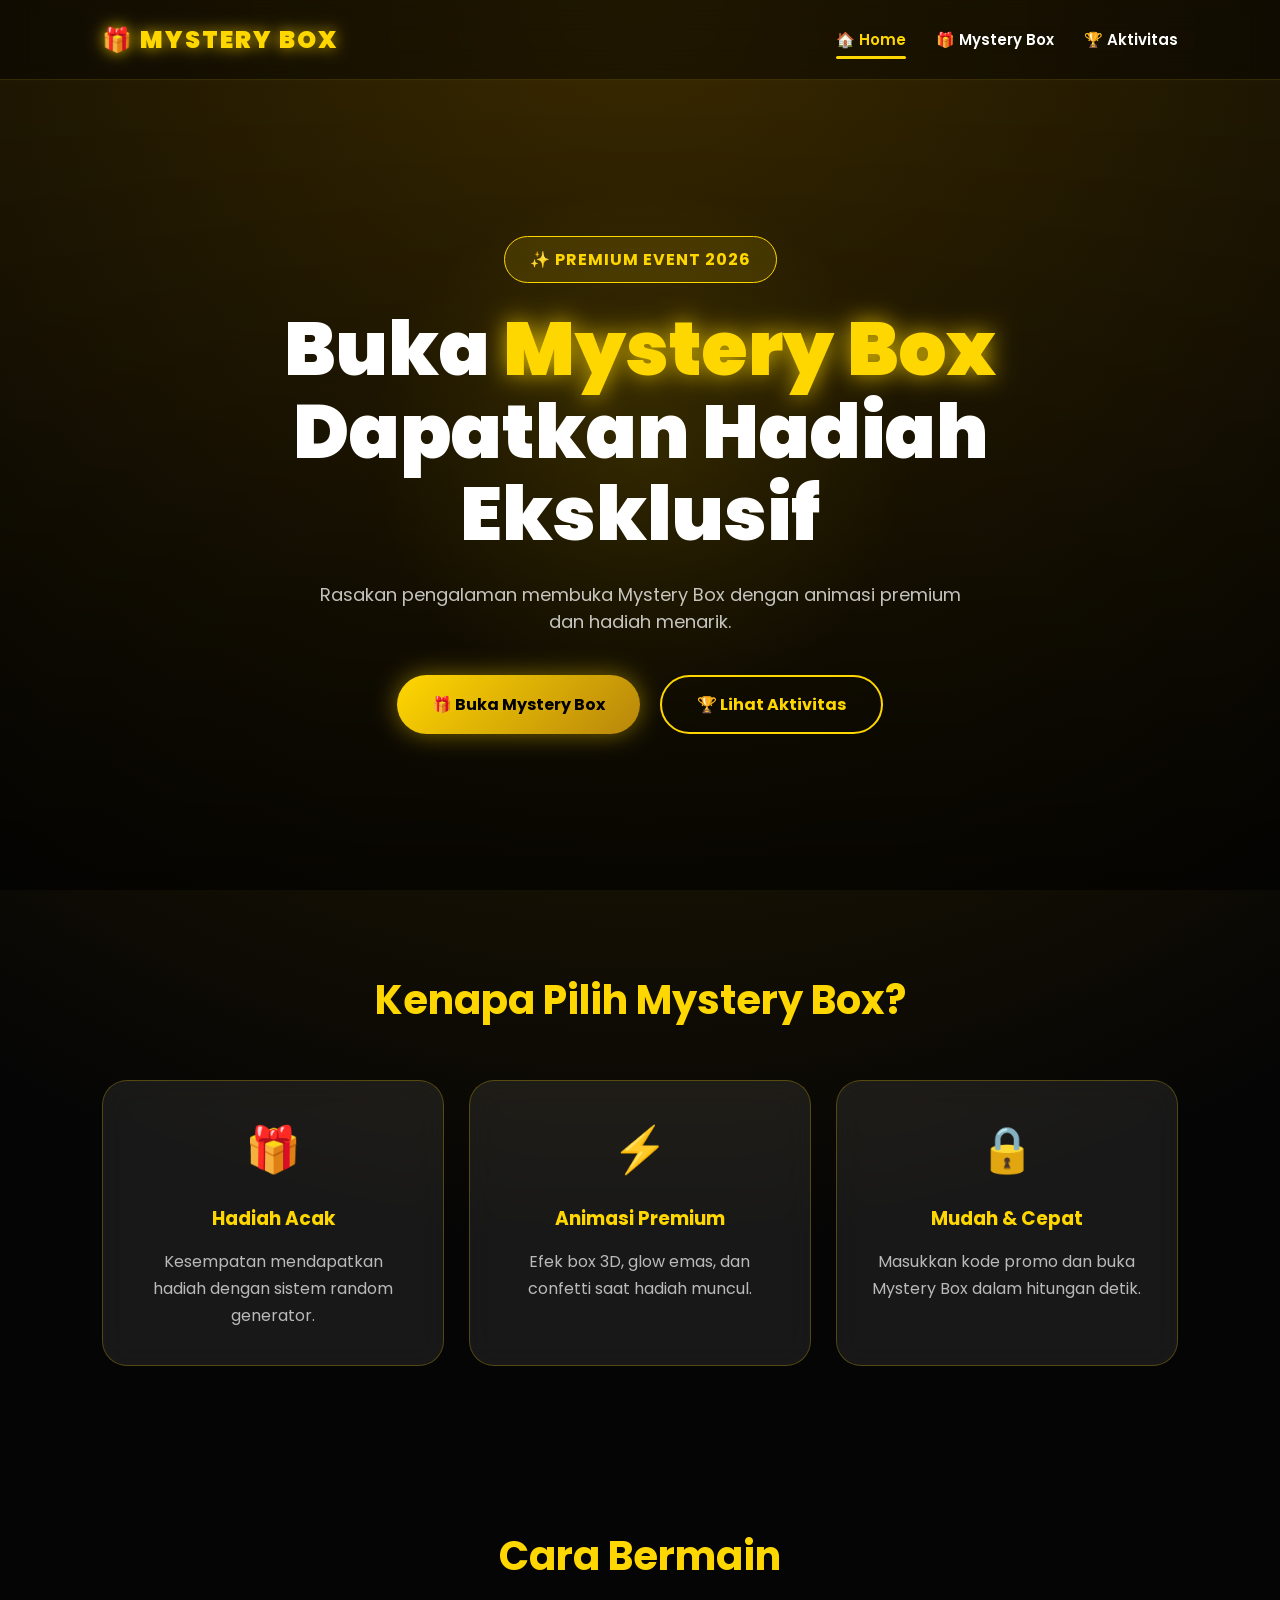
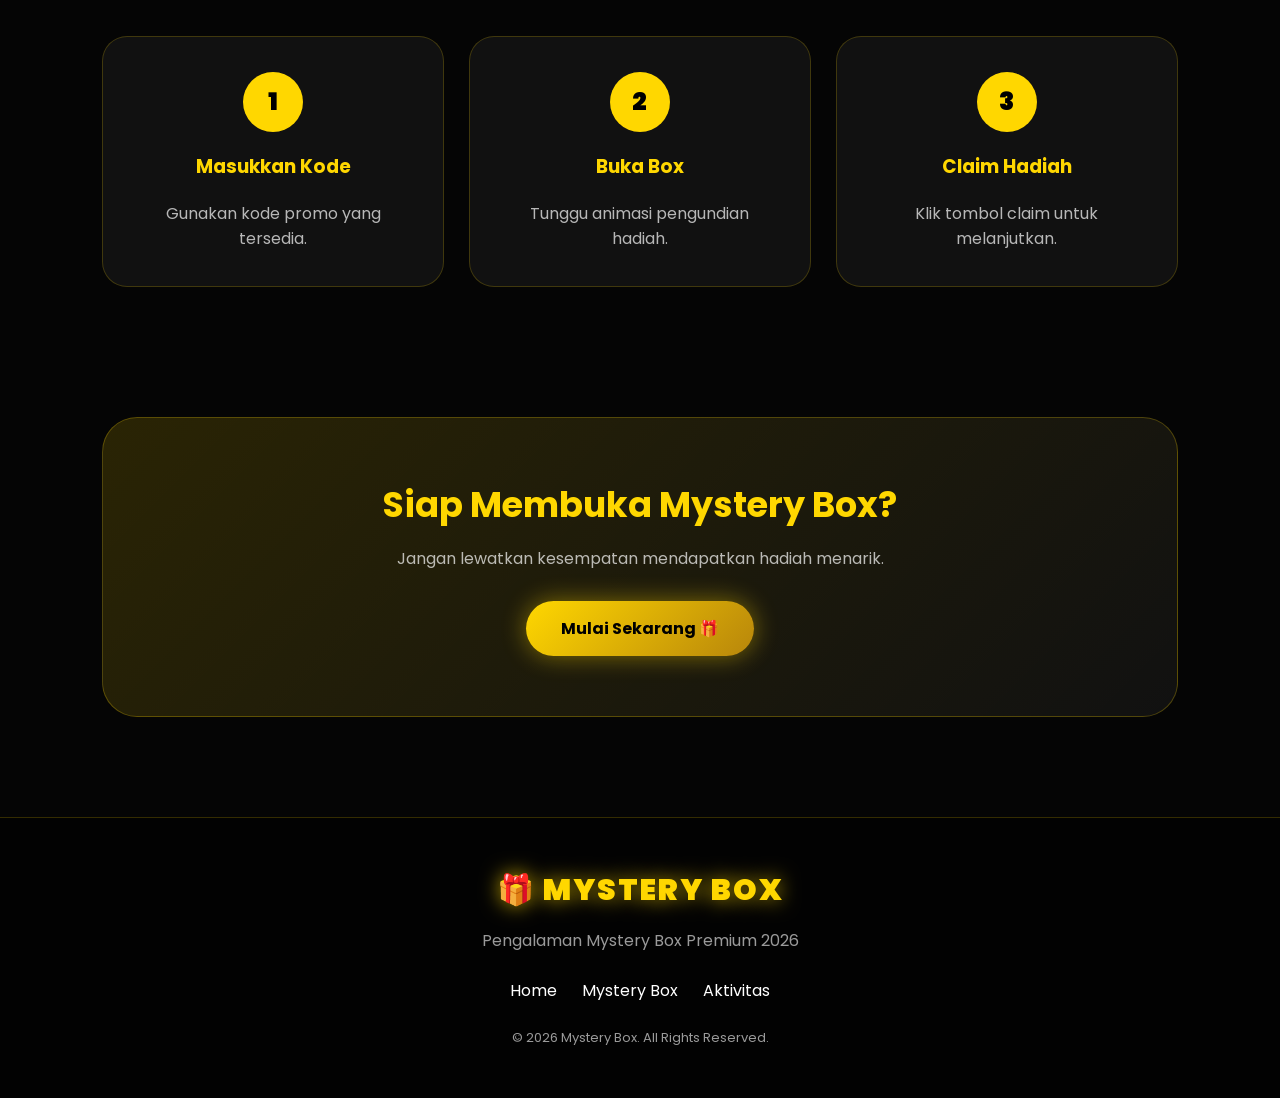
<file: index.html>
<!DOCTYPE html>
<html lang="id">

<head>

<meta charset="UTF-8">

<meta name="viewport" content="width=device-width, initial-scale=1.0">


<title>
Mystery Box Premium
</title>


<meta name="description" content="
Buka Mystery Box Premium dan dapatkan hadiah menarik.
">


<!-- GOOGLE FONT -->

<link rel="preconnect" href="https://fonts.googleapis.com">

<link rel="preconnect" href="https://fonts.gstatic.com" crossorigin>


<link href="
https://fonts.googleapis.com/css2?family=Poppins:wght@300;400;500;600;700;800;900&display=swap
" rel="stylesheet">



<!-- CSS GLOBAL -->

<link rel="stylesheet" href="style.css">


</head>



<body>


<!-- =====================
NAVBAR
===================== -->


<header class="navbar">


<div class="logo">

🎁 MYSTERY BOX

</div>



<nav>


<a href="index.html" class="active">

🏠 Home

</a>


<a href="mystery-box.html">

🎁 Mystery Box

</a>



<a href="aktivitas.html">

🏆 Aktivitas

</a>


</nav>


</header>







<!-- =====================
HERO HOME
===================== -->


<section class="home-hero">



<div class="hero-overlay"></div>



<div class="hero-content">



<div class="premium-badge">

✨ PREMIUM EVENT 2026

</div>




<h1>

Buka

<span>
Mystery Box
</span>

<br>

Dapatkan Hadiah Eksklusif

</h1>



<p>

Rasakan pengalaman membuka Mystery Box
dengan animasi premium dan hadiah menarik.

</p>




<div class="hero-buttons">


<a href="mystery-box.html" 
class="btn gold-btn">


🎁 Buka Mystery Box


</a>



<a href="aktivitas.html"
class="btn outline-btn">


🏆 Lihat Aktivitas


</a>



</div>



</div>



</section>








<!-- =====================
FEATURE SECTION
===================== -->


<section class="features">



<h2>

Kenapa Pilih Mystery Box?

</h2>




<div class="feature-container">



<div class="feature-card">


<div class="feature-icon">

🎁

</div>


<h3>

Hadiah Acak

</h3>


<p>

Kesempatan mendapatkan hadiah
dengan sistem random generator.

</p>


</div>





<div class="feature-card">


<div class="feature-icon">

⚡

</div>


<h3>

Animasi Premium

</h3>


<p>

Efek box 3D, glow emas,
dan confetti saat hadiah muncul.

</p>


</div>






<div class="feature-card">


<div class="feature-icon">

🔒

</div>


<h3>

Mudah & Cepat

</h3>


<p>

Masukkan kode promo dan buka
Mystery Box dalam hitungan detik.

</p>


</div>



</div>


</section>










<!-- =====================
HOW TO PLAY
===================== -->


<section class="how-section">


<h2>

Cara Bermain

</h2>




<div class="step-container">



<div class="step-card">

<span>
1
</span>

<h3>
Masukkan Kode
</h3>

<p>
Gunakan kode promo yang tersedia.
</p>

</div>





<div class="step-card">

<span>
2
</span>

<h3>
Buka Box
</h3>

<p>
Tunggu animasi pengundian hadiah.
</p>

</div>





<div class="step-card">

<span>
3
</span>

<h3>
Claim Hadiah
</h3>

<p>
Klik tombol claim untuk melanjutkan.
</p>

</div>



</div>


</section>










<!-- =====================
CTA SECTION
===================== -->


<section class="cta-box">



<h2>

Siap Membuka Mystery Box?

</h2>



<p>

Jangan lewatkan kesempatan mendapatkan hadiah menarik.

</p>



<a href="mystery-box.html"
class="btn gold-btn">


Mulai Sekarang 🎁


</a>



</section>









<!-- =====================
FOOTER
===================== -->


<footer class="footer">


<div class="footer-logo">

🎁 MYSTERY BOX

</div>



<p>

Pengalaman Mystery Box Premium 2026

</p>



<div class="footer-menu">


<a href="index.html">

Home

</a>


<a href="mystery-box.html">

Mystery Box

</a>


<a href="aktivitas.html">

Aktivitas

</a>


</div>



<p class="copyright">

© 2026 Mystery Box. All Rights Reserved.

</p>



</footer>









<!-- JAVASCRIPT GLOBAL -->

<script src="script.js"></script>



</body>

</html>
</file>
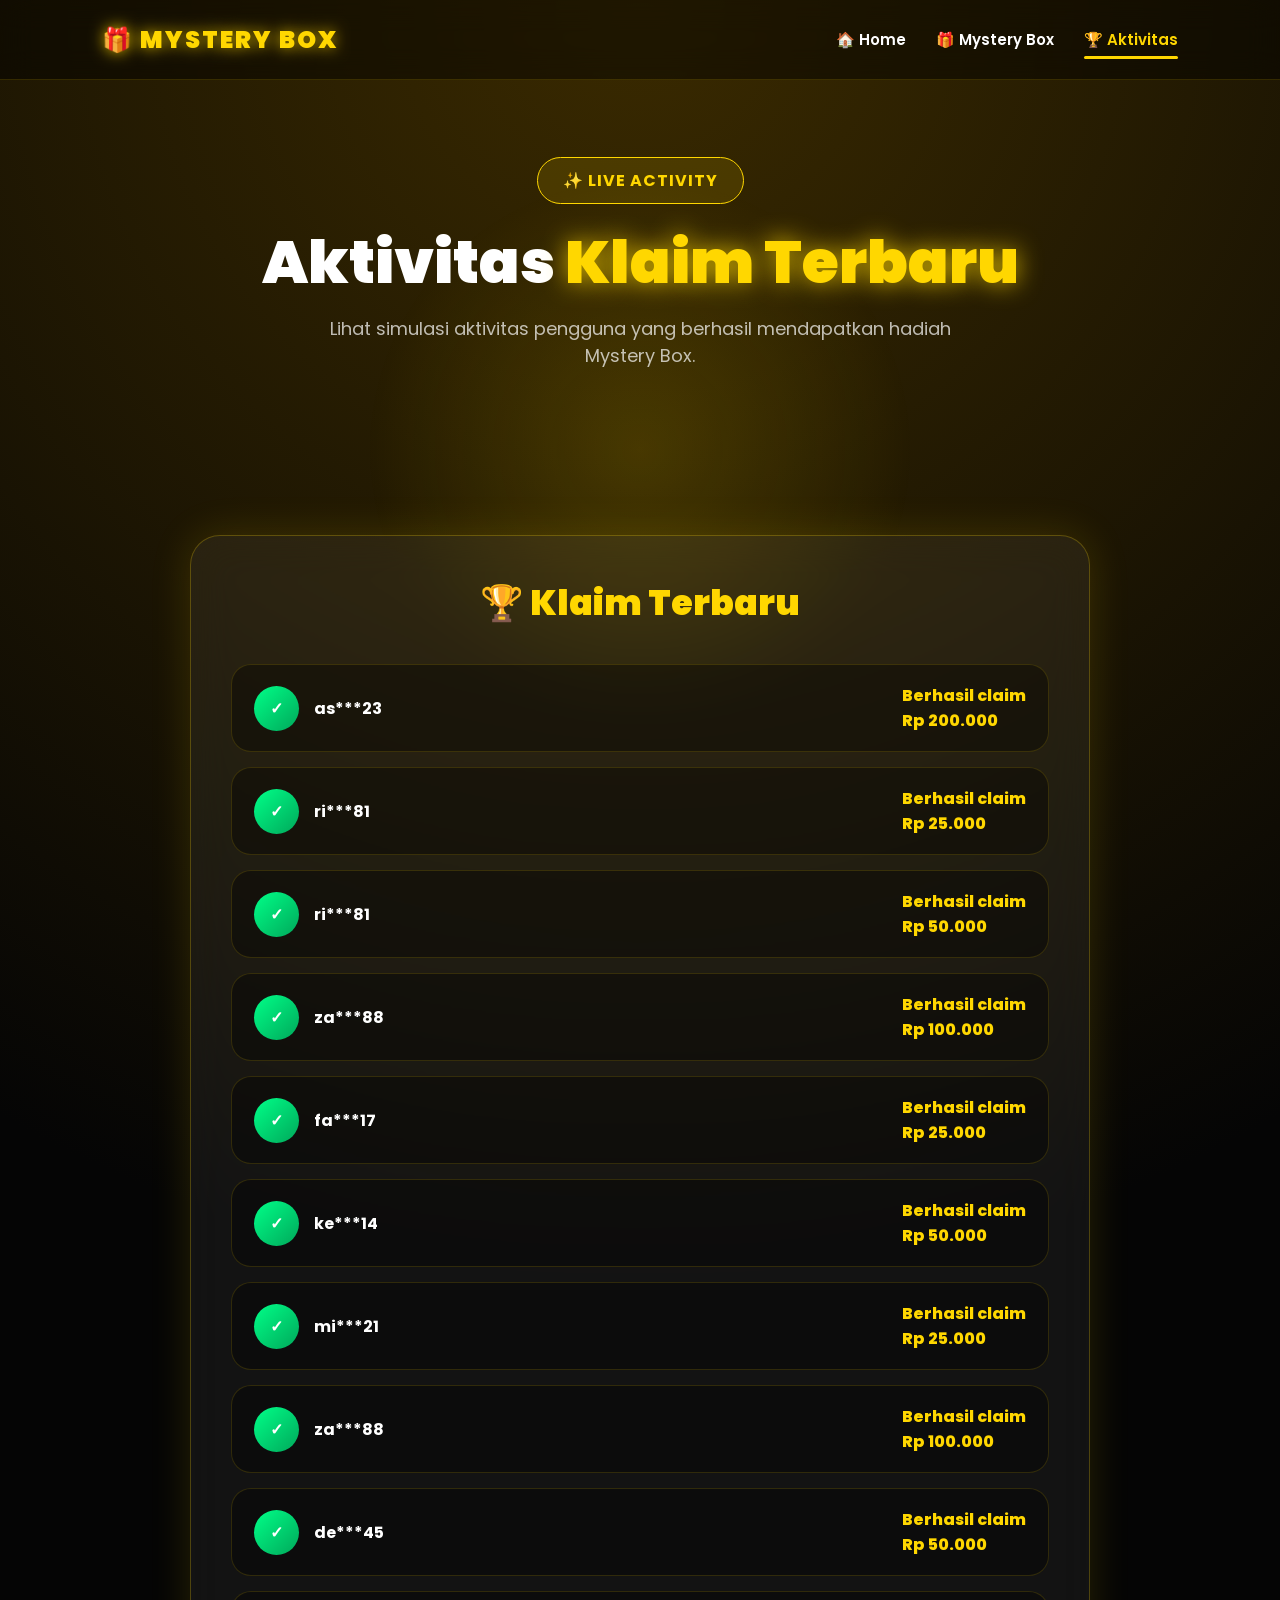
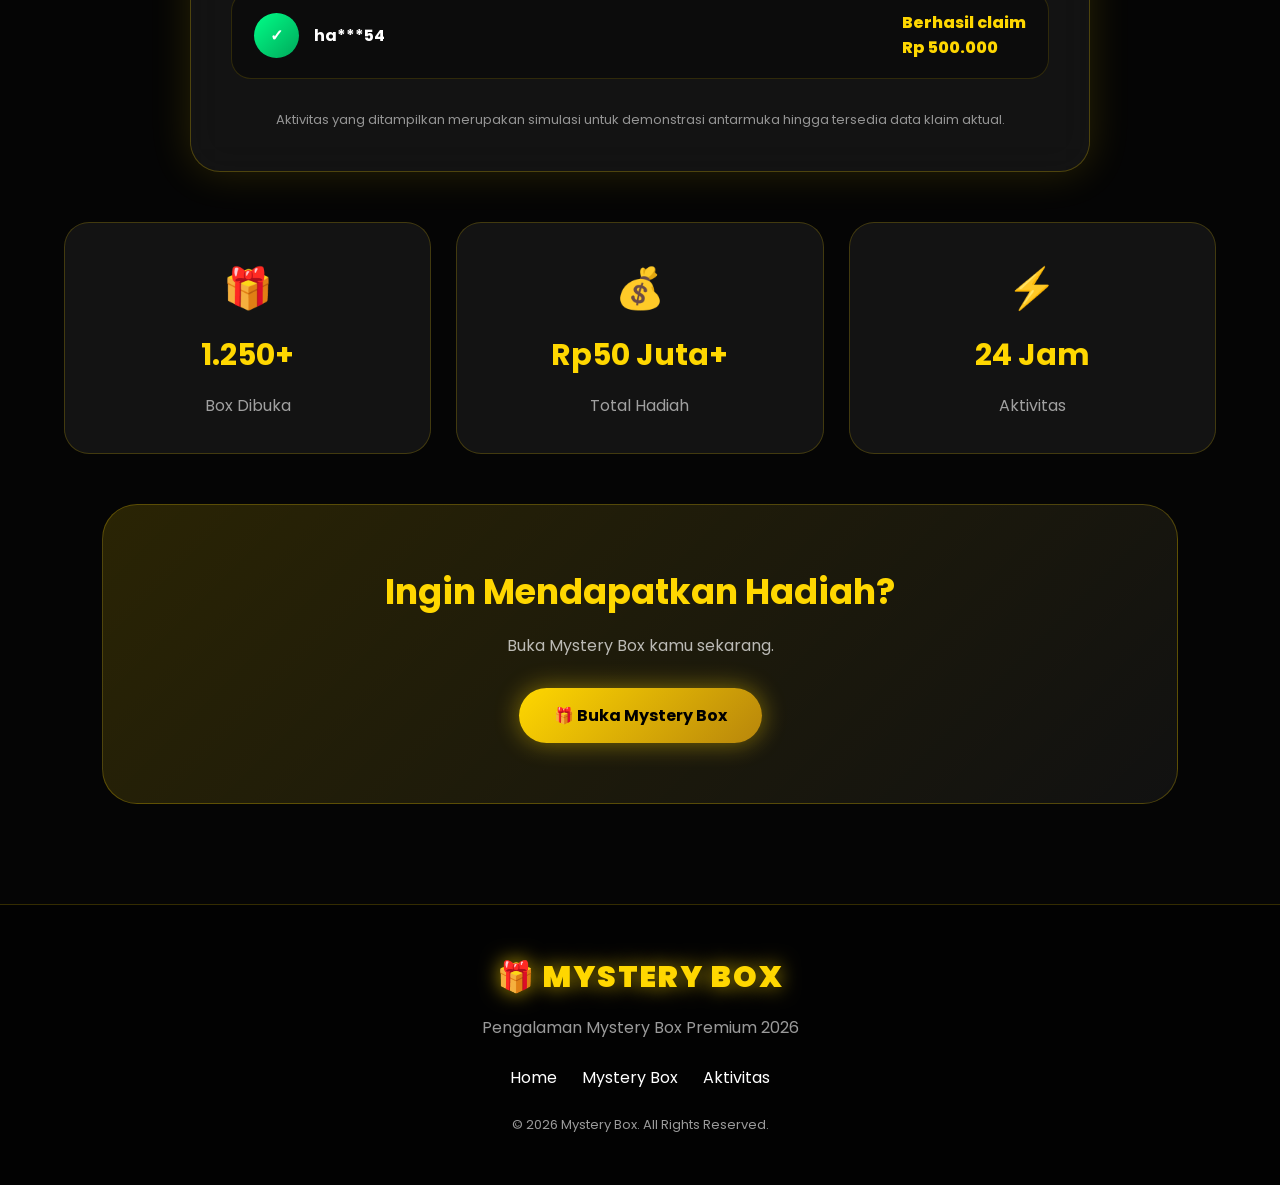
<file: aktivitas.html>
<!DOCTYPE html>
<html lang="id">

<head>

<meta charset="UTF-8">

<meta name="viewport" content="width=device-width, initial-scale=1.0">


<title>
Aktivitas Klaim - Mystery Box
</title>



<meta name="description" content="
Lihat aktivitas klaim terbaru Mystery Box.
">



<!-- FONT -->

<link rel="preconnect" href="https://fonts.googleapis.com">

<link rel="preconnect" href="https://fonts.gstatic.com" crossorigin>


<link href="
https://fonts.googleapis.com/css2?family=Poppins:wght@300;400;500;600;700;800;900&display=swap
" rel="stylesheet">



<!-- CSS -->

<link rel="stylesheet" href="style.css">


</head>



<body>






<!-- =====================
NAVBAR
===================== -->


<header class="navbar">


<div class="logo">

🎁 MYSTERY BOX

</div>



<nav>


<a href="index.html">

🏠 Home

</a>



<a href="mystery-box.html">

🎁 Mystery Box

</a>



<a href="aktivitas.html" class="active">

🏆 Aktivitas

</a>


</nav>


</header>









<!-- =====================
ACTIVITY HERO
===================== -->


<section class="activity-hero">



<div class="hero-content">



<div class="premium-badge">

✨ LIVE ACTIVITY

</div>




<h1>

Aktivitas

<span>
Klaim Terbaru
</span>

</h1>



<p>

Lihat simulasi aktivitas pengguna
yang berhasil mendapatkan hadiah Mystery Box.

</p>



</div>



</section>









<!-- =====================
ACTIVITY LIST
===================== -->


<section class="activity-section">



<h2 class="activity-title">


🏆

<span>
Klaim Terbaru
</span>



</h2>






<div 

class="activity-list"

id="activityList">


<!--
DATA AKAN DIISI OTOMATIS
DARI SCRIPT.JS

-->



</div>







<p class="activity-note">


Aktivitas yang ditampilkan merupakan simulasi
untuk demonstrasi antarmuka hingga tersedia
data klaim aktual.


</p>




</section>









<!-- =====================
STATISTIC SECTION
===================== -->


<section class="activity-stats">



<div class="stat-card">


<h3>

🎁

</h3>


<strong>

1.250+

</strong>


<p>

Box Dibuka

</p>



</div>







<div class="stat-card">


<h3>

💰

</h3>


<strong>

Rp50 Juta+

</strong>


<p>

Total Hadiah

</p>



</div>







<div class="stat-card">


<h3>

⚡

</h3>


<strong>

24 Jam

</strong>


<p>

Aktivitas

</p>



</div>



</section>









<!-- =====================
CALL TO ACTION
===================== -->


<section class="cta-box">



<h2>

Ingin Mendapatkan Hadiah?

</h2>




<p>

Buka Mystery Box kamu sekarang.

</p>




<a href="mystery-box.html"

class="btn gold-btn">


🎁 Buka Mystery Box


</a>




</section>









<!-- =====================
FOOTER
===================== -->


<footer class="footer">


<div class="footer-logo">


🎁 MYSTERY BOX


</div>




<p>

Pengalaman Mystery Box Premium 2026

</p>




<div class="footer-menu">


<a href="index.html">

Home

</a>



<a href="mystery-box.html">

Mystery Box

</a>



<a href="aktivitas.html">

Aktivitas

</a>


</div>






<p class="copyright">

© 2026 Mystery Box. All Rights Reserved.

</p>



</footer>









<!-- JAVASCRIPT GLOBAL -->


<script src="script.js"></script>



</body>


</html>
</file>
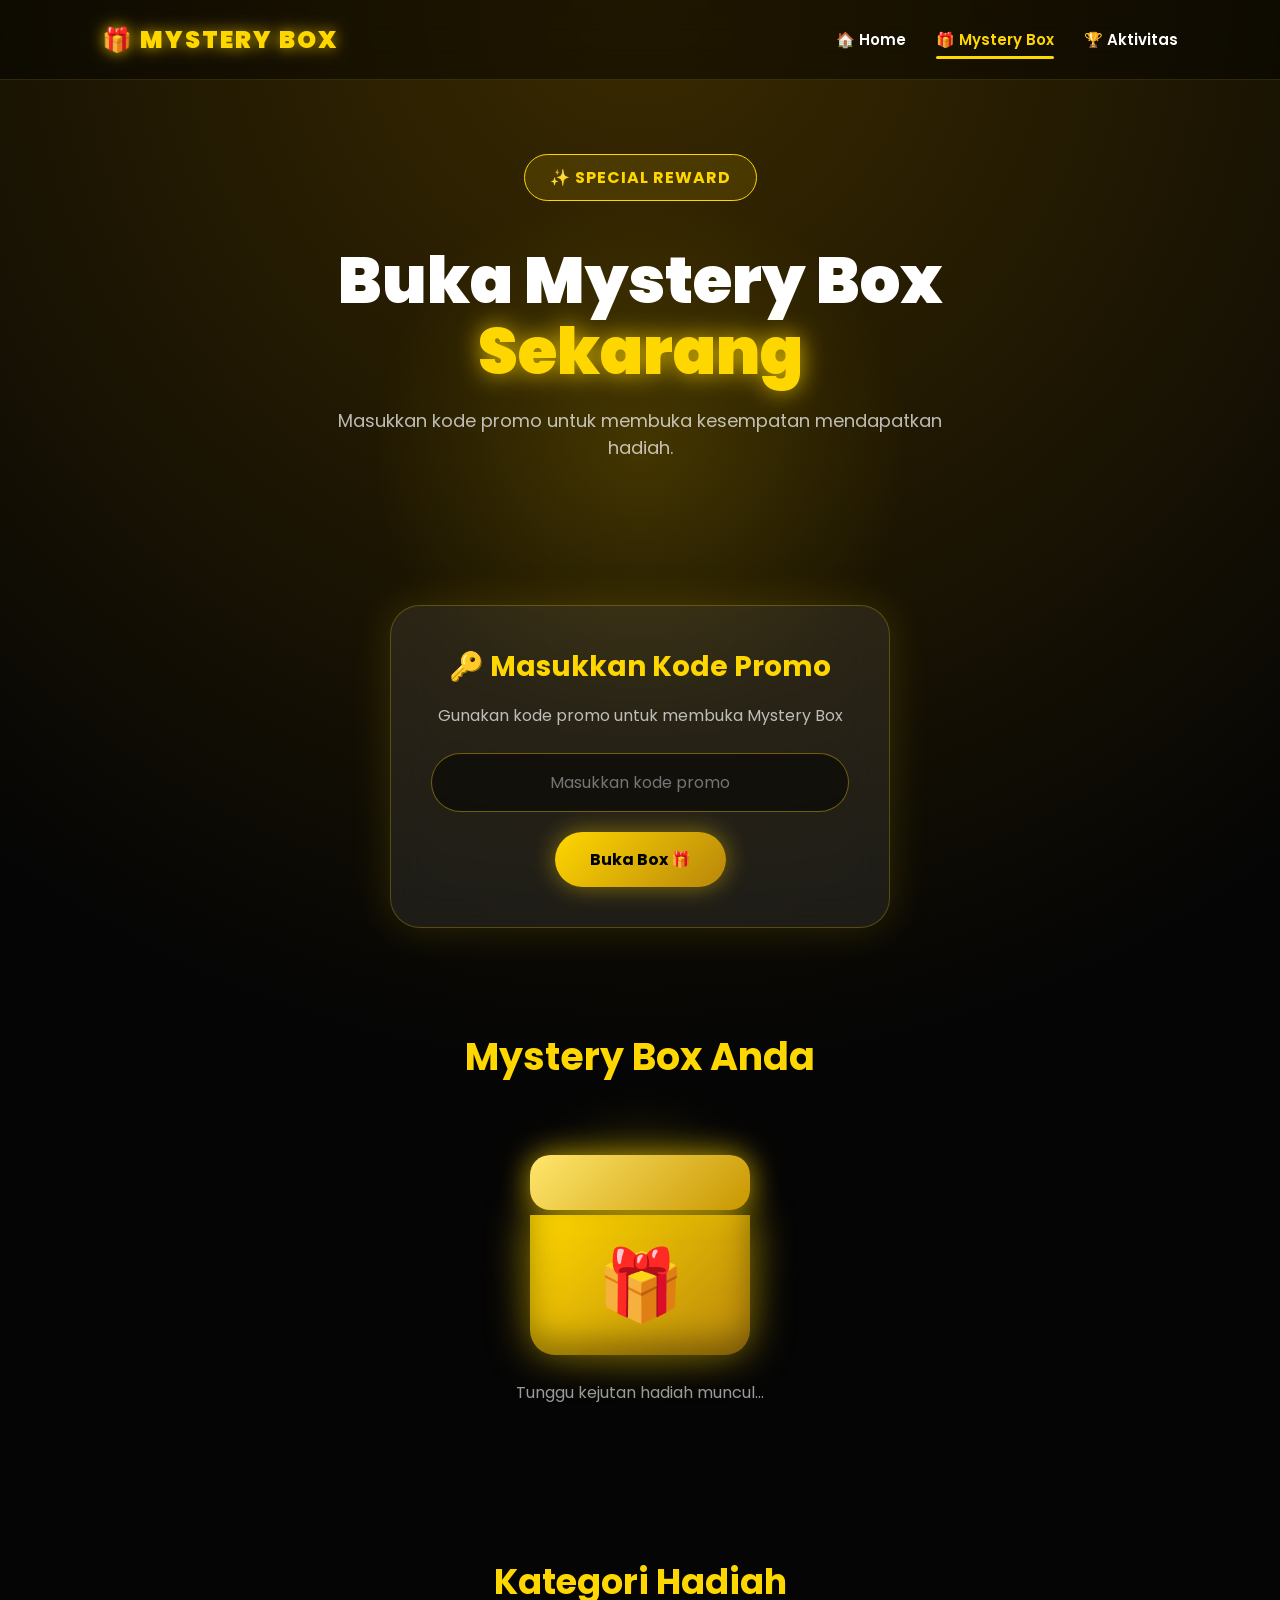
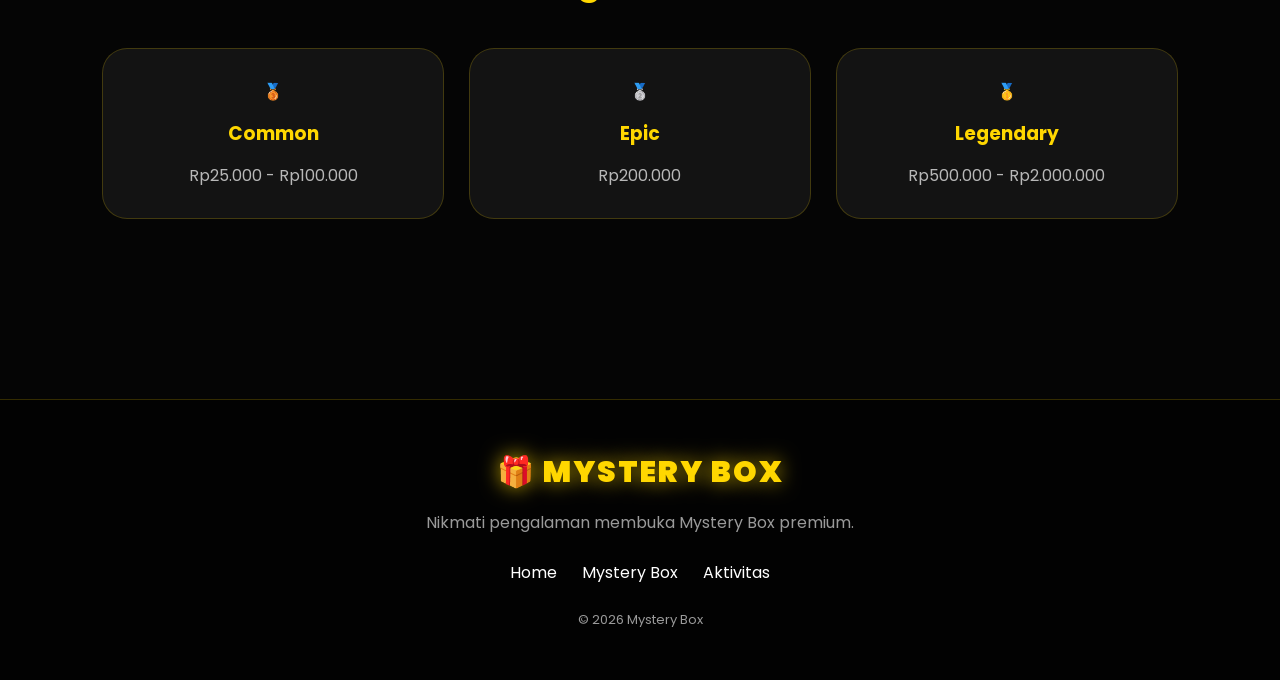
<file: mystery-box.html>
<!DOCTYPE html>
<html lang="id">

<head>

<meta charset="UTF-8">

<meta name="viewport" content="width=device-width, initial-scale=1.0">


<title>
Buka Mystery Box - Premium
</title>


<meta name="description" content="
Buka Mystery Box dan dapatkan hadiah eksklusif.
">



<link rel="preconnect" href="https://fonts.googleapis.com">

<link rel="preconnect" href="https://fonts.gstatic.com" crossorigin>


<link href="
https://fonts.googleapis.com/css2?family=Poppins:wght@300;400;500;600;700;800;900&display=swap
" rel="stylesheet">



<link rel="stylesheet" href="style.css">


</head>



<body>



<!-- =====================
NAVBAR
===================== -->


<header class="navbar">


<div class="logo">

🎁 MYSTERY BOX

</div>



<nav>


<a href="index.html">

🏠 Home

</a>


<a href="mystery-box.html" class="active">

🎁 Mystery Box

</a>



<a href="aktivitas.html">

🏆 Aktivitas

</a>


</nav>



</header>








<!-- =====================
MYSTERY HERO
===================== -->


<section class="mystery-hero">


<div class="hero-content">



<div class="premium-badge">

✨ SPECIAL REWARD

</div>




<h1>

Buka Mystery Box

<span>
Sekarang
</span>

</h1>




<p>

Masukkan kode promo untuk membuka kesempatan mendapatkan hadiah.

</p>



</div>


</section>










<!-- =====================
PROMO AREA
===================== -->


<section class="promo-section">



<div class="promo-card" id="promoBox">


<h2>

🔑 Masukkan Kode Promo

</h2>



<p>

Gunakan kode promo untuk membuka Mystery Box

</p>




<input 

type="text"

id="promoInput"

placeholder="Masukkan kode promo">





<button

class="btn gold-btn"

id="submitPromo">


Buka Box 🎁


</button>



</div>



</section>












<!-- =====================
BOX AREA
===================== -->


<section class="box-section">



<h2>

Mystery Box Anda

</h2>




<div 

class="mystery-box"

id="mysteryBox">



<div class="box-glow"></div>



<div class="box-top">


</div>




<div class="box-body">


🎁


</div>



</div>






<div 

class="countdown"

id="countdown">


3


</div>





<p class="open-info">


Tunggu kejutan hadiah muncul...

</p>



</section>














<!-- =====================
RESULT HADIAH
===================== -->


<section 

class="result-box"

id="resultBox">



<div class="reward-icon">

🎉

</div>



<h2>

Selamat!

</h2>



<div

class="reward-number"

id="rewardNumber">


Rp0


</div>




<p

id="rewardMessage">


</p>






<button

class="btn gold-btn"

id="claimBtn">


Claim Hadiah 🎁


</button>



</section>













<!-- =====================
REWARD INFO
===================== -->


<section class="reward-info">



<h2>

Kategori Hadiah

</h2>



<div class="reward-grid">



<div class="reward-card">

🥉

<h3>

Common

</h3>

<p>

Rp25.000 - Rp100.000

</p>

</div>





<div class="reward-card">

🥈

<h3>

Epic

</h3>

<p>

Rp200.000

</p>

</div>






<div class="reward-card">

🥇

<h3>

Legendary

</h3>

<p>

Rp500.000 - Rp2.000.000

</p>

</div>



</div>


</section>









<!-- =====================
FOOTER
===================== -->


<footer class="footer">


<div class="footer-logo">

🎁 MYSTERY BOX

</div>




<p>

Nikmati pengalaman membuka Mystery Box premium.

</p>



<div class="footer-menu">


<a href="index.html">

Home

</a>


<a href="mystery-box.html">

Mystery Box

</a>


<a href="aktivitas.html">

Aktivitas

</a>



</div>



<p class="copyright">

© 2026 Mystery Box

</p>


</footer>









<!-- JAVASCRIPT GLOBAL -->

<script src="script.js"></script>



</body>


</html>
</file>
<file: style.css>
/* =====================================================
   MYSTERY BOX WEBSITE
   STYLE.CSS PART 4A
   CORE THEME + HOME PAGE
===================================================== */



/* ================================
   RESET GLOBAL
================================ */


* {

    margin:0;
    padding:0;
    box-sizing:border-box;

    font-family:
    'Poppins',
    sans-serif;

}


html {

    scroll-behavior:smooth;

}



body {

    background:

    radial-gradient(
        circle at top,
        #3a2a00,
        #050505 45%
    );

    color:white;

    min-height:100vh;

    overflow-x:hidden;

}



a {

    text-decoration:none;

    color:white;

}



img {

    max-width:100%;

    display:block;

}




button {

    border:none;

    outline:none;

    cursor:pointer;

    font-family:
    'Poppins',
    sans-serif;

}





/* ================================
   ROOT COLOR
================================ */


:root {


    --gold:
    #ffd700;


    --gold-dark:
    #b8860b;


    --black:
    #050505;


    --white:
    #ffffff;


    --glass:
    rgba(255,255,255,.08);


    --border:
    rgba(255,215,0,.25);


    --shadow:

    0 0 30px rgba(255,215,0,.25);


}








/* ================================
   BACKGROUND EFFECT
================================ */


body::before {


    content:"";

    position:fixed;

    inset:0;


    background:

    radial-gradient(
    circle,
    rgba(255,215,0,.15),
    transparent 35%
    );


    pointer-events:none;

    z-index:-1;


}








/* ================================
   NAVBAR
================================ */


.navbar {


    width:100%;


    display:flex;

    justify-content:space-between;

    align-items:center;


    padding:

    22px 8%;


    position:relative;


    z-index:10;


    background:

    rgba(0,0,0,.45);


    backdrop-filter:

    blur(15px);


    border-bottom:

    1px solid

    rgba(255,215,0,.15);


}





.logo {


    font-size:24px;


    font-weight:900;


    letter-spacing:2px;


    color:var(--gold);


    text-shadow:

    0 0 15px

    rgba(255,215,0,.8);


}





.navbar nav {


    display:flex;


    gap:30px;


}




.navbar nav a {


    position:relative;


    font-size:15px;


    font-weight:600;


    transition:.3s;


}





.navbar nav a::after {


    content:"";


    position:absolute;


    left:0;

    bottom:-8px;


    width:0;


    height:3px;


    background:

    var(--gold);


    border-radius:20px;


    transition:.3s;


}




.navbar nav a:hover,

.navbar nav a.active {


    color:var(--gold);


}




.navbar nav a:hover::after,

.navbar nav a.active::after {


    width:100%;


}









/* ================================
   BUTTON GLOBAL
================================ */


.btn {


    display:inline-flex;


    justify-content:center;

    align-items:center;


    gap:10px;


    padding:

    15px 35px;


    border-radius:50px;


    font-size:16px;


    font-weight:700;


    transition:.4s;


    position:relative;


    overflow:hidden;


}





.gold-btn {


    background:

    linear-gradient(

    135deg,

    #ffd700,

    #b8860b

    );


    color:#000;


    box-shadow:


    0 0 25px

    rgba(255,215,0,.45);


}





.gold-btn:hover {


    transform:

    translateY(-5px);


    box-shadow:


    0 0 40px

    rgba(255,215,0,.8);


}





.outline-btn {


    border:

    2px solid var(--gold);


    color:var(--gold);


    background:

    transparent;


}



.outline-btn:hover {


    background:

    var(--gold);


    color:#000;


}









/* ================================
   HOME HERO
================================ */



.home-hero {


    min-height:

    90vh;


    display:flex;


    justify-content:center;


    align-items:center;


    text-align:center;


    padding:

    40px 20px;


    position:relative;


}




.hero-overlay {


    position:absolute;


    inset:0;


    background:

    linear-gradient(

    180deg,

    transparent,

    rgba(0,0,0,.6)

    );


}





.hero-content {


    position:relative;


    max-width:900px;


    animation:

    fadeUp 1s ease;


}




.premium-badge {


    display:inline-block;


    padding:

    10px 25px;


    border-radius:50px;


    background:

    rgba(255,215,0,.12);


    border:

    1px solid var(--gold);


    color:var(--gold);


    font-weight:700;


    margin-bottom:25px;


    letter-spacing:1px;


}





.hero-content h1 {


    font-size:

    clamp(40px,6vw,75px);


    line-height:1.1;


    font-weight:900;


}





.hero-content h1 span {


    color:

    var(--gold);


    text-shadow:


    0 0 25px

    rgba(255,215,0,.8);


}





.hero-content p {


    margin:

    25px auto 40px;


    max-width:650px;


    color:

    rgba(255,255,255,.75);


    font-size:18px;


}






.hero-buttons {


    display:flex;


    justify-content:center;


    gap:20px;


    flex-wrap:wrap;


}








/* ================================
   FEATURES
================================ */


.features {


    padding:

    80px 8%;


    text-align:center;


}





.features h2,

.how-section h2 {


    font-size:40px;


    margin-bottom:50px;


    color:var(--gold);


}






.feature-container {


    display:grid;


    grid-template-columns:

    repeat(3,1fr);


    gap:25px;


}





.feature-card {


    padding:35px;


    border-radius:25px;


    background:

    var(--glass);


    border:

    1px solid var(--border);


    backdrop-filter:

    blur(15px);


    transition:.4s;


}





.feature-card:hover {


    transform:

    translateY(-10px);


    box-shadow:

    var(--shadow);


}





.feature-icon {


    font-size:45px;


    margin-bottom:20px;


}





.feature-card h3 {


    color:var(--gold);


    margin-bottom:15px;


}





.feature-card p {


    color:

    rgba(255,255,255,.7);


    line-height:1.7;


}








/* ================================
   HOW TO PLAY
================================ */


.how-section {


    padding:

    80px 8%;


    text-align:center;


}




.step-container {


    display:grid;


    grid-template-columns:

    repeat(3,1fr);


    gap:25px;


}




.step-card {


    padding:35px;


    background:

    rgba(255,255,255,.05);


    border:

    1px solid rgba(255,215,0,.2);


    border-radius:25px;


}





.step-card span {


    display:flex;


    width:60px;


    height:60px;


    align-items:center;


    justify-content:center;


    margin:auto;


    border-radius:50%;


    background:

    var(--gold);


    color:#000;


    font-size:25px;


    font-weight:900;


}





.step-card h3 {


    margin:

    20px 0;


    color:var(--gold);


}





.step-card p {


    color:

    rgba(255,255,255,.7);


}









/* ================================
   CTA BOX
================================ */


.cta-box {


    margin:

    50px 8%;


    padding:

    60px 30px;


    text-align:center;


    border-radius:35px;


    background:


    linear-gradient(

    135deg,

    rgba(255,215,0,.15),

    rgba(255,255,255,.05)

    );


    border:

    1px solid var(--border);


}



.cta-box h2 {


    font-size:35px;


    color:var(--gold);


    margin-bottom:15px;


}



.cta-box p {


    margin-bottom:30px;


    color:

    rgba(255,255,255,.7);


}








/* ================================
   ANIMATION
================================ */



@keyframes fadeUp {


from {

    opacity:0;

    transform:
    translateY(40px);

}


to {


    opacity:1;


    transform:
    translateY(0);


}


}

/* =====================================================
   MYSTERY BOX WEBSITE
   STYLE.CSS PART 4B
   MYSTERY BOX PAGE
===================================================== */


/* ================================
   MYSTERY HERO
================================ */


.mystery-hero {


    min-height:55vh;


    display:flex;


    justify-content:center;


    align-items:center;


    text-align:center;


    padding:50px 20px;


}




.mystery-hero .hero-content {


    max-width:800px;


}





.mystery-hero h1 {


    font-size:

    clamp(40px,5vw,65px);


    font-weight:900;


    margin-top:20px;


}





.mystery-hero h1 span {


    color:var(--gold);


}





.mystery-hero p {


    margin-top:20px;


    color:

    rgba(255,255,255,.7);


    font-size:18px;


}








/* ================================
   PROMO SECTION
================================ */


.promo-section {


    display:flex;


    justify-content:center;


    padding:

    30px 20px;


}





.promo-card {


    width:100%;


    max-width:500px;


    padding:

    40px;


    border-radius:30px;


    background:


    rgba(255,255,255,.08);


    backdrop-filter:

    blur(20px);


    border:

    1px solid var(--border);


    text-align:center;


    box-shadow:


    0 0 40px

    rgba(255,215,0,.15);


}




.promo-card h2 {


    color:var(--gold);


    font-size:28px;


    margin-bottom:15px;


}





.promo-card p {


    color:

    rgba(255,255,255,.7);


    margin-bottom:25px;


}




.promo-card input {


    width:100%;


    padding:

    16px 20px;


    border-radius:50px;


    border:

    1px solid rgba(255,215,0,.4);


    background:

    rgba(0,0,0,.5);


    color:white;


    text-align:center;


    font-size:16px;


    outline:none;


    margin-bottom:20px;


}





.promo-card input:focus {


    border-color:var(--gold);


    box-shadow:

    0 0 20px

    rgba(255,215,0,.4);


}









/* ================================
   BOX SECTION
================================ */


.box-section {


    padding:

    70px 20px;


    text-align:center;


}





.box-section h2 {


    color:var(--gold);


    font-size:38px;


    margin-bottom:50px;


}





.mystery-box {


    width:220px;


    height:220px;


    margin:auto;


    position:relative;


    cursor:pointer;


    animation:

    floating 4s ease-in-out infinite;


}






/* BOX BODY */


.box-body {


    position:absolute;


    bottom:0;


    left:0;


    width:100%;


    height:140px;


    display:flex;


    justify-content:center;


    align-items:center;


    font-size:70px;


    background:


    linear-gradient(

    135deg,

    #ffd700,

    #b8860b

    );


    border-radius:

    0 0 25px 25px;


    box-shadow:


    inset 0 -15px 30px

    rgba(0,0,0,.35),


    0 0 40px

    rgba(255,215,0,.5);


}






/* BOX TOP */


.box-top {


    position:absolute;


    top:20px;


    left:0;


    width:100%;


    height:55px;


    background:


    linear-gradient(

    135deg,

    #ffe66d,

    #c99700

    );


    border-radius:

    20px;


    transform-origin:

    bottom;


    transition:.8s;


    z-index:3;


    box-shadow:


    0 0 30px

    rgba(255,215,0,.7);


}






/* GLOW */


.box-glow {


    position:absolute;


    inset:-40px;


    background:


    radial-gradient(

    circle,

    rgba(255,215,0,.35),

    transparent 65%

    );


    filter:blur(20px);


    animation:

    pulseGlow 2s infinite;


}





@keyframes pulseGlow {


0%{


opacity:.5;


}


50%{


opacity:1;


}


100%{


opacity:.5;


}


}








/* ================================
   BOX OPEN ANIMATION
================================ */


.mystery-box.opening .box-top {


    transform:

    rotateX(120deg)

    translateY(-30px);


}





.mystery-box.opened {


    animation:

    boxOpen .8s ease;


}



@keyframes boxOpen {


0%{


transform:

scale(1);


}


50%{


transform:

scale(1.2)

rotate(5deg);


}


100%{


transform:

scale(1);


}


}








/* ================================
   FLOATING BOX
================================ */


@keyframes floating {


0%,100%{


transform:

translateY(0);


}


50%{


transform:

translateY(-20px);


}


}








/* ================================
   COUNTDOWN
================================ */


.countdown {


    margin-top:40px;


    font-size:80px;


    font-weight:900;


    color:var(--gold);


    text-shadow:


    0 0 30px

    rgba(255,215,0,.8);


    display:none;


    animation:

    zoomIn .5s;


}






.open-info {


    margin-top:25px;


    color:

    rgba(255,255,255,.6);


}








/* ================================
   RESULT HADIAH
================================ */


.result-box {


    display:none;


    max-width:600px;


    margin:

    40px auto;


    padding:

    45px;


    text-align:center;


    border-radius:30px;


    background:


    rgba(255,255,255,.08);


    backdrop-filter:

    blur(20px);


    border:

    1px solid var(--gold);


    box-shadow:


    0 0 50px

    rgba(255,215,0,.4);


    animation:

    zoomIn .7s;


}




.result-box.show {


    display:block;


}





.reward-icon {


    font-size:70px;


}




.result-box h2 {


    color:var(--gold);


    font-size:35px;


}





.reward-number {


    margin:

    25px 0;


    font-size:55px;


    font-weight:900;


    color:white;


    text-shadow:


    0 0 25px

    rgba(255,215,0,.7);


}





.result-box p {


    color:

    rgba(255,255,255,.7);


    line-height:1.7;


    margin-bottom:30px;


}








/* ================================
   REWARD CATEGORY
================================ */


.reward-info {


    padding:

    80px 8%;


    text-align:center;


}



.reward-info h2 {


    color:var(--gold);


    font-size:35px;


    margin-bottom:40px;


}





.reward-grid {


    display:grid;


    grid-template-columns:

    repeat(3,1fr);


    gap:25px;


}




.reward-card {


    padding:30px;


    border-radius:25px;


    background:

    rgba(255,255,255,.06);


    border:

    1px solid rgba(255,215,0,.2);


    transition:.3s;


}




.reward-card:hover {


    transform:

    translateY(-10px);


    box-shadow:

    var(--shadow);


}




.reward-card h3 {


    color:var(--gold);


    margin:15px 0;


}




.reward-card p {


    color:

    rgba(255,255,255,.7);


}








/* ================================
   CONFETTI
================================ */


.confetti {


    position:fixed;


    top:-20px;


    width:12px;


    height:20px;


    background:var(--gold);


    z-index:9999;


    animation:

    confettiFall 4s linear forwards;


}



@keyframes confettiFall {


from{


transform:

translateY(-50px)

rotate(0);


opacity:1;


}



to{


transform:

translateY(110vh)

rotate(720deg);


opacity:0;


}


}

/* =====================================================
   MYSTERY BOX WEBSITE
   STYLE.CSS PART 4C
   AKTIVITAS + FOOTER + RESPONSIVE + FINISHING
===================================================== */


/* ================================
   ACTIVITY HERO
================================ */


.activity-hero {

    min-height:45vh;

    display:flex;

    justify-content:center;

    align-items:center;

    text-align:center;

    padding:40px 20px;

}



.activity-hero h1 {

    font-size:
    clamp(38px,5vw,60px);

    font-weight:900;

}



.activity-hero h1 span {

    color:var(--gold);

}



.activity-hero p {

    margin-top:20px;

    color:
    rgba(255,255,255,.7);

}







/* ================================
   ACTIVITY SECTION
================================ */


.activity-section {


    width:

    min(900px,90%);


    margin:

    50px auto;


    padding:

    40px;


    background:

    rgba(255,255,255,.06);


    backdrop-filter:

    blur(20px);


    border:

    1px solid rgba(255,215,0,.25);


    border-radius:30px;


    box-shadow:


    0 0 40px

    rgba(255,215,0,.15);


}



.activity-title {


    text-align:center;


    font-size:35px;


    font-weight:900;


    margin-bottom:35px;


}



.activity-title span {


    color:var(--gold);


}







/* LIST */


.activity-list {


    display:flex;


    flex-direction:column;


    gap:15px;


}





.activity-item {


    display:flex;


    justify-content:space-between;


    align-items:center;


    padding:18px 22px;


    border-radius:20px;


    background:


    rgba(0,0,0,.35);


    border:


    1px solid rgba(255,215,0,.15);


    transition:.4s;


    animation:


    slideActivity .5s ease;


}



.activity-item:hover {


    transform:

    translateX(8px);


    border-color:

    var(--gold);


    box-shadow:


    0 0 20px

    rgba(255,215,0,.25);


}





.activity-user {


    display:flex;


    align-items:center;


    gap:15px;


}




.activity-icon {


    width:45px;


    height:45px;


    display:flex;


    justify-content:center;


    align-items:center;


    border-radius:50%;


    background:


    linear-gradient(

    135deg,

    #00ff88,

    #00a85a

    );


    font-weight:900;


}



.activity-name {


    font-weight:700;


}





.activity-reward {


    color:var(--gold);


    font-weight:800;


}





.activity-note {


    text-align:center;


    margin-top:30px;


    font-size:13px;


    color:

    rgba(255,255,255,.55);


    line-height:1.7;


}





@keyframes slideActivity {


from{


opacity:0;

transform:

translateY(30px);


}



to{


opacity:1;

transform:

translateY(0);


}



}









/* ================================
   ACTIVITY STAT
================================ */


.activity-stats {


    width:90%;


    margin:

    50px auto;


    display:grid;


    grid-template-columns:

    repeat(3,1fr);


    gap:25px;


}




.stat-card {


    text-align:center;


    padding:35px;


    border-radius:25px;


    background:


    rgba(255,255,255,.06);


    border:


    1px solid rgba(255,215,0,.2);


    transition:.3s;


}



.stat-card:hover {


    transform:

    translateY(-8px);


    box-shadow:

    var(--shadow);


}



.stat-card h3 {


    font-size:40px;


}



.stat-card strong {


    display:block;


    margin:

    15px 0;


    font-size:30px;


    color:var(--gold);


}



.stat-card p {


    color:

    rgba(255,255,255,.6);


}









/* ================================
   FOOTER
================================ */


.footer {


    margin-top:100px;


    padding:

    50px 20px;


    text-align:center;


    background:


    rgba(0,0,0,.5);


    border-top:


    1px solid rgba(255,215,0,.2);


}





.footer-logo {


    font-size:30px;


    font-weight:900;


    color:var(--gold);


    letter-spacing:2px;


    text-shadow:


    0 0 20px

    rgba(255,215,0,.7);


}



.footer p {


    margin-top:15px;


    color:

    rgba(255,255,255,.6);


}




.footer-menu {


    display:flex;


    justify-content:center;


    gap:25px;


    margin:

    25px 0;


    flex-wrap:wrap;


}



.footer-menu a {


    transition:.3s;


}



.footer-menu a:hover {


    color:var(--gold);


}



.copyright {


    font-size:13px;


}









/* ================================
   RIPPLE BUTTON
================================ */


.btn {


    overflow:hidden;


}



.btn::after {


    content:"";


    position:absolute;


    width:0;


    height:0;


    background:

    rgba(255,255,255,.5);


    border-radius:50%;


    transform:

    translate(-50%,-50%);


    transition:.5s;


}



.btn:active::after {


    width:300px;


    height:300px;


}










/* ================================
   GOLD SHINE
================================ */


.gold-shine {


    position:relative;


    overflow:hidden;


}



.gold-shine::before {


    content:"";


    position:absolute;


    top:0;


    left:-120%;


    width:80%;


    height:100%;


    background:


    linear-gradient(

    120deg,

    transparent,

    rgba(255,255,255,.8),

    transparent

    );


    animation:


    shine 3s infinite;


}




@keyframes shine {


0%{

left:-120%;

}



50%{

left:120%;

}



100%{

left:120%;

}



}









/* ================================
   SCROLL BAR
================================ */


::-webkit-scrollbar {


    width:10px;


}



::-webkit-scrollbar-track {


    background:#050505;


}



::-webkit-scrollbar-thumb {


    background:


    linear-gradient(

    var(--gold),

    var(--gold-dark)

    );


    border-radius:20px;


}









/* ================================
   TABLET RESPONSIVE
================================ */


@media(max-width:900px){



.navbar {


    padding:

    20px 5%;


}



.feature-container,

.step-container,

.reward-grid,


.activity-stats {


    grid-template-columns:

    1fr;


}




.hero-content h1 {


    font-size:45px;


}




.result-box {


    width:90%;


}




}





/* ================================
   MOBILE RESPONSIVE
================================ */


@media(max-width:600px){



.navbar {


    flex-direction:column;


    gap:20px;


}



.navbar nav {


    gap:18px;


    flex-wrap:wrap;


    justify-content:center;


}




.logo {


    font-size:20px;


}




.hero-content h1 {


    font-size:38px;


}




.hero-content p {


    font-size:15px;


}




.hero-buttons {


    flex-direction:column;


}



.btn {


    width:100%;


}



.feature-card,

.step-card,


.reward-card {


    padding:25px;


}




.box-section h2 {


    font-size:28px;


}




.mystery-box {


    width:180px;


    height:180px;


}



.box-body {


    font-size:55px;


}




.reward-number {


    font-size:40px;


}




.activity-section {


    padding:25px;


}



.activity-item {


    flex-direction:column;


    align-items:flex-start;


    gap:15px;


}



.activity-reward {


    width:100%;


}



.activity-stats {


    width:90%;


}



.footer-logo {


    font-size:24px;


}




}









/* ================================
   SMALL MOBILE
================================ */


@media(max-width:380px){


.hero-content h1 {


font-size:32px;


}



.promo-card {


padding:25px;


}



.countdown {


font-size:60px;


}



.reward-number {


font-size:32px;


}



}






/* =====================================================
   STYLE CSS COMPLETE
===================================================== */








/* ================================
   END PART 4B
================================ */



/* ================================
   END PART 4A
================================ */
</file>
